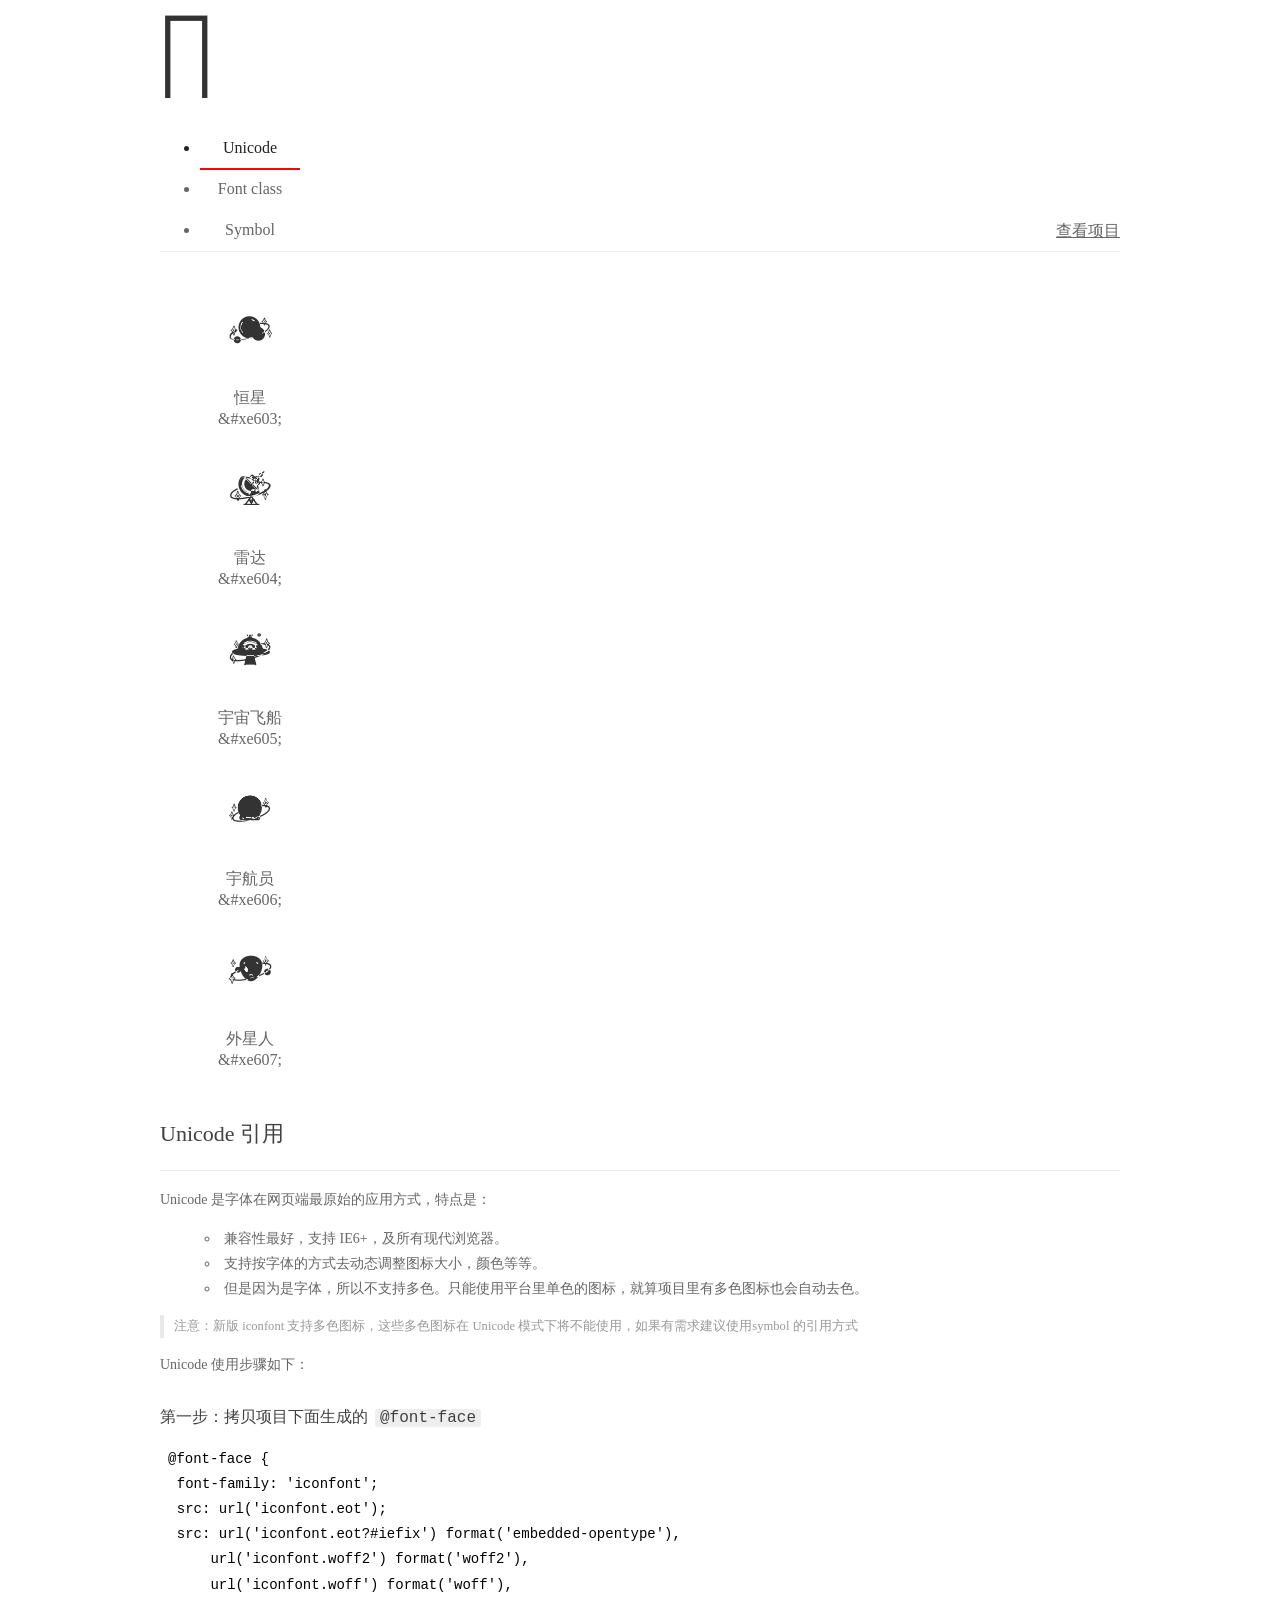
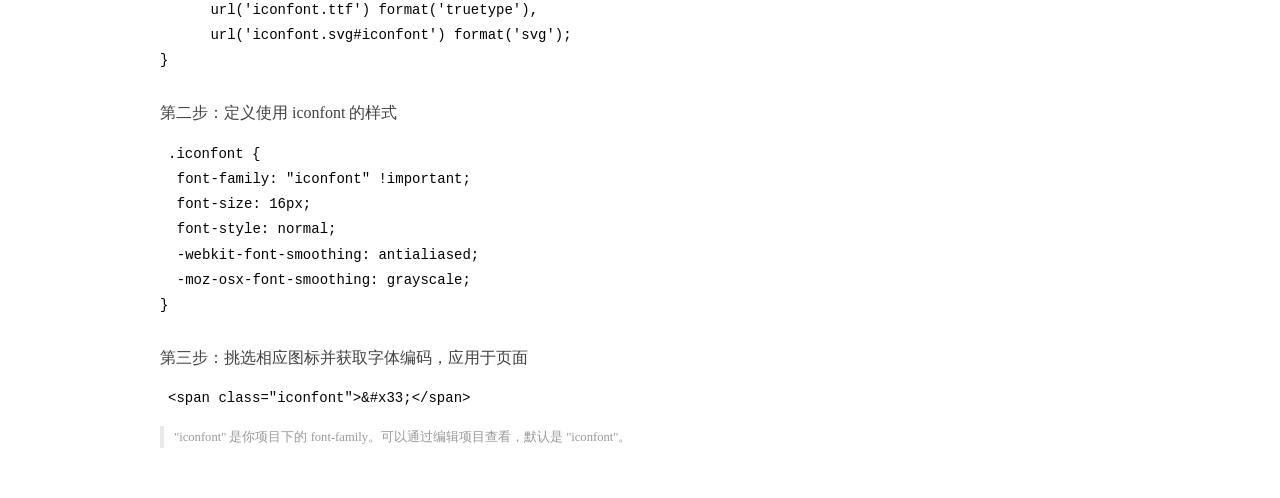
<file: iconfont/demo_index.html>
<!DOCTYPE html>
<html>
<head>
  <meta charset="utf-8"/>
  <title>IconFont Demo</title>
  <link rel="shortcut icon" href="https://img.alicdn.com/tps/i4/TB1_oz6GVXXXXaFXpXXJDFnIXXX-64-64.ico" type="image/x-icon"/>
  <link rel="stylesheet" href="https://g.alicdn.com/thx/cube/1.3.2/cube.min.css">
  <link rel="stylesheet" href="demo.css">
  <link rel="stylesheet" href="iconfont.css">
  <script src="iconfont.js"></script>
  <!-- jQuery -->
  <script src="https://a1.alicdn.com/oss/uploads/2018/12/26/7bfddb60-08e8-11e9-9b04-53e73bb6408b.js"></script>
  <!-- 代码高亮 -->
  <script src="https://a1.alicdn.com/oss/uploads/2018/12/26/a3f714d0-08e6-11e9-8a15-ebf944d7534c.js"></script>
</head>
<body>
  <div class="main">
    <h1 class="logo"><a href="https://www.iconfont.cn/" title="iconfont 首页" target="_blank">&#xe86b;</a></h1>
    <div class="nav-tabs">
      <ul id="tabs" class="dib-box">
        <li class="dib active"><span>Unicode</span></li>
        <li class="dib"><span>Font class</span></li>
        <li class="dib"><span>Symbol</span></li>
      </ul>
      
      <a href="https://www.iconfont.cn/manage/index?manage_type=myprojects&projectId=2124152" target="_blank" class="nav-more">查看项目</a>
      
    </div>
    <div class="tab-container">
      <div class="content unicode" style="display: block;">
          <ul class="icon_lists dib-box">
          
            <li class="dib">
              <span class="icon iconfont">&#xe603;</span>
                <div class="name">恒星</div>
                <div class="code-name">&amp;#xe603;</div>
              </li>
          
            <li class="dib">
              <span class="icon iconfont">&#xe604;</span>
                <div class="name">雷达</div>
                <div class="code-name">&amp;#xe604;</div>
              </li>
          
            <li class="dib">
              <span class="icon iconfont">&#xe605;</span>
                <div class="name">宇宙飞船</div>
                <div class="code-name">&amp;#xe605;</div>
              </li>
          
            <li class="dib">
              <span class="icon iconfont">&#xe606;</span>
                <div class="name">宇航员</div>
                <div class="code-name">&amp;#xe606;</div>
              </li>
          
            <li class="dib">
              <span class="icon iconfont">&#xe607;</span>
                <div class="name">外星人</div>
                <div class="code-name">&amp;#xe607;</div>
              </li>
          
          </ul>
          <div class="article markdown">
          <h2 id="unicode-">Unicode 引用</h2>
          <hr>

          <p>Unicode 是字体在网页端最原始的应用方式，特点是：</p>
          <ul>
            <li>兼容性最好，支持 IE6+，及所有现代浏览器。</li>
            <li>支持按字体的方式去动态调整图标大小，颜色等等。</li>
            <li>但是因为是字体，所以不支持多色。只能使用平台里单色的图标，就算项目里有多色图标也会自动去色。</li>
          </ul>
          <blockquote>
            <p>注意：新版 iconfont 支持多色图标，这些多色图标在 Unicode 模式下将不能使用，如果有需求建议使用symbol 的引用方式</p>
          </blockquote>
          <p>Unicode 使用步骤如下：</p>
          <h3 id="-font-face">第一步：拷贝项目下面生成的 <code>@font-face</code></h3>
<pre><code class="language-css"
>@font-face {
  font-family: 'iconfont';
  src: url('iconfont.eot');
  src: url('iconfont.eot?#iefix') format('embedded-opentype'),
      url('iconfont.woff2') format('woff2'),
      url('iconfont.woff') format('woff'),
      url('iconfont.ttf') format('truetype'),
      url('iconfont.svg#iconfont') format('svg');
}
</code></pre>
          <h3 id="-iconfont-">第二步：定义使用 iconfont 的样式</h3>
<pre><code class="language-css"
>.iconfont {
  font-family: "iconfont" !important;
  font-size: 16px;
  font-style: normal;
  -webkit-font-smoothing: antialiased;
  -moz-osx-font-smoothing: grayscale;
}
</code></pre>
          <h3 id="-">第三步：挑选相应图标并获取字体编码，应用于页面</h3>
<pre>
<code class="language-html"
>&lt;span class="iconfont"&gt;&amp;#x33;&lt;/span&gt;
</code></pre>
          <blockquote>
            <p>"iconfont" 是你项目下的 font-family。可以通过编辑项目查看，默认是 "iconfont"。</p>
          </blockquote>
          </div>
      </div>
      <div class="content font-class">
        <ul class="icon_lists dib-box">
          
          <li class="dib">
            <span class="icon iconfont icon-hengxing"></span>
            <div class="name">
              恒星
            </div>
            <div class="code-name">.icon-hengxing
            </div>
          </li>
          
          <li class="dib">
            <span class="icon iconfont icon-leida"></span>
            <div class="name">
              雷达
            </div>
            <div class="code-name">.icon-leida
            </div>
          </li>
          
          <li class="dib">
            <span class="icon iconfont icon-yuzhoufeichuan"></span>
            <div class="name">
              宇宙飞船
            </div>
            <div class="code-name">.icon-yuzhoufeichuan
            </div>
          </li>
          
          <li class="dib">
            <span class="icon iconfont icon-yuhangyuan"></span>
            <div class="name">
              宇航员
            </div>
            <div class="code-name">.icon-yuhangyuan
            </div>
          </li>
          
          <li class="dib">
            <span class="icon iconfont icon-waixingren"></span>
            <div class="name">
              外星人
            </div>
            <div class="code-name">.icon-waixingren
            </div>
          </li>
          
        </ul>
        <div class="article markdown">
        <h2 id="font-class-">font-class 引用</h2>
        <hr>

        <p>font-class 是 Unicode 使用方式的一种变种，主要是解决 Unicode 书写不直观，语意不明确的问题。</p>
        <p>与 Unicode 使用方式相比，具有如下特点：</p>
        <ul>
          <li>兼容性良好，支持 IE8+，及所有现代浏览器。</li>
          <li>相比于 Unicode 语意明确，书写更直观。可以很容易分辨这个 icon 是什么。</li>
          <li>因为使用 class 来定义图标，所以当要替换图标时，只需要修改 class 里面的 Unicode 引用。</li>
          <li>不过因为本质上还是使用的字体，所以多色图标还是不支持的。</li>
        </ul>
        <p>使用步骤如下：</p>
        <h3 id="-fontclass-">第一步：引入项目下面生成的 fontclass 代码：</h3>
<pre><code class="language-html">&lt;link rel="stylesheet" href="./iconfont.css"&gt;
</code></pre>
        <h3 id="-">第二步：挑选相应图标并获取类名，应用于页面：</h3>
<pre><code class="language-html">&lt;span class="iconfont icon-xxx"&gt;&lt;/span&gt;
</code></pre>
        <blockquote>
          <p>"
            iconfont" 是你项目下的 font-family。可以通过编辑项目查看，默认是 "iconfont"。</p>
        </blockquote>
      </div>
      </div>
      <div class="content symbol">
          <ul class="icon_lists dib-box">
          
            <li class="dib">
                <svg class="icon svg-icon" aria-hidden="true">
                  <use xlink:href="#icon-hengxing"></use>
                </svg>
                <div class="name">恒星</div>
                <div class="code-name">#icon-hengxing</div>
            </li>
          
            <li class="dib">
                <svg class="icon svg-icon" aria-hidden="true">
                  <use xlink:href="#icon-leida"></use>
                </svg>
                <div class="name">雷达</div>
                <div class="code-name">#icon-leida</div>
            </li>
          
            <li class="dib">
                <svg class="icon svg-icon" aria-hidden="true">
                  <use xlink:href="#icon-yuzhoufeichuan"></use>
                </svg>
                <div class="name">宇宙飞船</div>
                <div class="code-name">#icon-yuzhoufeichuan</div>
            </li>
          
            <li class="dib">
                <svg class="icon svg-icon" aria-hidden="true">
                  <use xlink:href="#icon-yuhangyuan"></use>
                </svg>
                <div class="name">宇航员</div>
                <div class="code-name">#icon-yuhangyuan</div>
            </li>
          
            <li class="dib">
                <svg class="icon svg-icon" aria-hidden="true">
                  <use xlink:href="#icon-waixingren"></use>
                </svg>
                <div class="name">外星人</div>
                <div class="code-name">#icon-waixingren</div>
            </li>
          
          </ul>
          <div class="article markdown">
          <h2 id="symbol-">Symbol 引用</h2>
          <hr>

          <p>这是一种全新的使用方式，应该说这才是未来的主流，也是平台目前推荐的用法。相关介绍可以参考这篇<a href="">文章</a>
            这种用法其实是做了一个 SVG 的集合，与另外两种相比具有如下特点：</p>
          <ul>
            <li>支持多色图标了，不再受单色限制。</li>
            <li>通过一些技巧，支持像字体那样，通过 <code>font-size</code>, <code>color</code> 来调整样式。</li>
            <li>兼容性较差，支持 IE9+，及现代浏览器。</li>
            <li>浏览器渲染 SVG 的性能一般，还不如 png。</li>
          </ul>
          <p>使用步骤如下：</p>
          <h3 id="-symbol-">第一步：引入项目下面生成的 symbol 代码：</h3>
<pre><code class="language-html">&lt;script src="./iconfont.js"&gt;&lt;/script&gt;
</code></pre>
          <h3 id="-css-">第二步：加入通用 CSS 代码（引入一次就行）：</h3>
<pre><code class="language-html">&lt;style&gt;
.icon {
  width: 1em;
  height: 1em;
  vertical-align: -0.15em;
  fill: currentColor;
  overflow: hidden;
}
&lt;/style&gt;
</code></pre>
          <h3 id="-">第三步：挑选相应图标并获取类名，应用于页面：</h3>
<pre><code class="language-html">&lt;svg class="icon" aria-hidden="true"&gt;
  &lt;use xlink:href="#icon-xxx"&gt;&lt;/use&gt;
&lt;/svg&gt;
</code></pre>
          </div>
      </div>

    </div>
  </div>
  <script>
  $(document).ready(function () {
      $('.tab-container .content:first').show()

      $('#tabs li').click(function (e) {
        var tabContent = $('.tab-container .content')
        var index = $(this).index()

        if ($(this).hasClass('active')) {
          return
        } else {
          $('#tabs li').removeClass('active')
          $(this).addClass('active')

          tabContent.hide().eq(index).fadeIn()
        }
      })
    })
  </script>
</body>
</html>
</file>
<file: iconfont/demo.css>
/* Logo 字体 */
@font-face {
  font-family: "iconfont logo";
  src: url('https://at.alicdn.com/t/font_985780_km7mi63cihi.eot?t=1545807318834');
  src: url('https://at.alicdn.com/t/font_985780_km7mi63cihi.eot?t=1545807318834#iefix') format('embedded-opentype'),
    url('https://at.alicdn.com/t/font_985780_km7mi63cihi.woff?t=1545807318834') format('woff'),
    url('https://at.alicdn.com/t/font_985780_km7mi63cihi.ttf?t=1545807318834') format('truetype'),
    url('https://at.alicdn.com/t/font_985780_km7mi63cihi.svg?t=1545807318834#iconfont') format('svg');
}

.logo {
  font-family: "iconfont logo";
  font-size: 160px;
  font-style: normal;
  -webkit-font-smoothing: antialiased;
  -moz-osx-font-smoothing: grayscale;
}

/* tabs */
.nav-tabs {
  position: relative;
}

.nav-tabs .nav-more {
  position: absolute;
  right: 0;
  bottom: 0;
  height: 42px;
  line-height: 42px;
  color: #666;
}

#tabs {
  border-bottom: 1px solid #eee;
}

#tabs li {
  cursor: pointer;
  width: 100px;
  height: 40px;
  line-height: 40px;
  text-align: center;
  font-size: 16px;
  border-bottom: 2px solid transparent;
  position: relative;
  z-index: 1;
  margin-bottom: -1px;
  color: #666;
}


#tabs .active {
  border-bottom-color: #f00;
  color: #222;
}

.tab-container .content {
  display: none;
}

/* 页面布局 */
.main {
  padding: 30px 100px;
  width: 960px;
  margin: 0 auto;
}

.main .logo {
  color: #333;
  text-align: left;
  margin-bottom: 30px;
  line-height: 1;
  height: 110px;
  margin-top: -50px;
  overflow: hidden;
  *zoom: 1;
}

.main .logo a {
  font-size: 160px;
  color: #333;
}

.helps {
  margin-top: 40px;
}

.helps pre {
  padding: 20px;
  margin: 10px 0;
  border: solid 1px #e7e1cd;
  background-color: #fffdef;
  overflow: auto;
}

.icon_lists {
  width: 100% !important;
  overflow: hidden;
  *zoom: 1;
}

.icon_lists li {
  width: 100px;
  margin-bottom: 10px;
  margin-right: 20px;
  text-align: center;
  list-style: none !important;
  cursor: default;
}

.icon_lists li .code-name {
  line-height: 1.2;
}

.icon_lists .icon {
  display: block;
  height: 100px;
  line-height: 100px;
  font-size: 42px;
  margin: 10px auto;
  color: #333;
  -webkit-transition: font-size 0.25s linear, width 0.25s linear;
  -moz-transition: font-size 0.25s linear, width 0.25s linear;
  transition: font-size 0.25s linear, width 0.25s linear;
}

.icon_lists .icon:hover {
  font-size: 100px;
}

.icon_lists .svg-icon {
  /* 通过设置 font-size 来改变图标大小 */
  width: 1em;
  /* 图标和文字相邻时，垂直对齐 */
  vertical-align: -0.15em;
  /* 通过设置 color 来改变 SVG 的颜色/fill */
  fill: currentColor;
  /* path 和 stroke 溢出 viewBox 部分在 IE 下会显示
      normalize.css 中也包含这行 */
  overflow: hidden;
}

.icon_lists li .name,
.icon_lists li .code-name {
  color: #666;
}

/* markdown 样式 */
.markdown {
  color: #666;
  font-size: 14px;
  line-height: 1.8;
}

.highlight {
  line-height: 1.5;
}

.markdown img {
  vertical-align: middle;
  max-width: 100%;
}

.markdown h1 {
  color: #404040;
  font-weight: 500;
  line-height: 40px;
  margin-bottom: 24px;
}

.markdown h2,
.markdown h3,
.markdown h4,
.markdown h5,
.markdown h6 {
  color: #404040;
  margin: 1.6em 0 0.6em 0;
  font-weight: 500;
  clear: both;
}

.markdown h1 {
  font-size: 28px;
}

.markdown h2 {
  font-size: 22px;
}

.markdown h3 {
  font-size: 16px;
}

.markdown h4 {
  font-size: 14px;
}

.markdown h5 {
  font-size: 12px;
}

.markdown h6 {
  font-size: 12px;
}

.markdown hr {
  height: 1px;
  border: 0;
  background: #e9e9e9;
  margin: 16px 0;
  clear: both;
}

.markdown p {
  margin: 1em 0;
}

.markdown>p,
.markdown>blockquote,
.markdown>.highlight,
.markdown>ol,
.markdown>ul {
  width: 80%;
}

.markdown ul>li {
  list-style: circle;
}

.markdown>ul li,
.markdown blockquote ul>li {
  margin-left: 20px;
  padding-left: 4px;
}

.markdown>ul li p,
.markdown>ol li p {
  margin: 0.6em 0;
}

.markdown ol>li {
  list-style: decimal;
}

.markdown>ol li,
.markdown blockquote ol>li {
  margin-left: 20px;
  padding-left: 4px;
}

.markdown code {
  margin: 0 3px;
  padding: 0 5px;
  background: #eee;
  border-radius: 3px;
}

.markdown strong,
.markdown b {
  font-weight: 600;
}

.markdown>table {
  border-collapse: collapse;
  border-spacing: 0px;
  empty-cells: show;
  border: 1px solid #e9e9e9;
  width: 95%;
  margin-bottom: 24px;
}

.markdown>table th {
  white-space: nowrap;
  color: #333;
  font-weight: 600;
}

.markdown>table th,
.markdown>table td {
  border: 1px solid #e9e9e9;
  padding: 8px 16px;
  text-align: left;
}

.markdown>table th {
  background: #F7F7F7;
}

.markdown blockquote {
  font-size: 90%;
  color: #999;
  border-left: 4px solid #e9e9e9;
  padding-left: 0.8em;
  margin: 1em 0;
}

.markdown blockquote p {
  margin: 0;
}

.markdown .anchor {
  opacity: 0;
  transition: opacity 0.3s ease;
  margin-left: 8px;
}

.markdown .waiting {
  color: #ccc;
}

.markdown h1:hover .anchor,
.markdown h2:hover .anchor,
.markdown h3:hover .anchor,
.markdown h4:hover .anchor,
.markdown h5:hover .anchor,
.markdown h6:hover .anchor {
  opacity: 1;
  display: inline-block;
}

.markdown>br,
.markdown>p>br {
  clear: both;
}


.hljs {
  display: block;
  background: white;
  padding: 0.5em;
  color: #333333;
  overflow-x: auto;
}

.hljs-comment,
.hljs-meta {
  color: #969896;
}

.hljs-string,
.hljs-variable,
.hljs-template-variable,
.hljs-strong,
.hljs-emphasis,
.hljs-quote {
  color: #df5000;
}

.hljs-keyword,
.hljs-selector-tag,
.hljs-type {
  color: #a71d5d;
}

.hljs-literal,
.hljs-symbol,
.hljs-bullet,
.hljs-attribute {
  color: #0086b3;
}

.hljs-section,
.hljs-name {
  color: #63a35c;
}

.hljs-tag {
  color: #333333;
}

.hljs-title,
.hljs-attr,
.hljs-selector-id,
.hljs-selector-class,
.hljs-selector-attr,
.hljs-selector-pseudo {
  color: #795da3;
}

.hljs-addition {
  color: #55a532;
  background-color: #eaffea;
}

.hljs-deletion {
  color: #bd2c00;
  background-color: #ffecec;
}

.hljs-link {
  text-decoration: underline;
}

/* 代码高亮 */
/* PrismJS 1.15.0
https://prismjs.com/download.html#themes=prism&languages=markup+css+clike+javascript */
/**
 * prism.js default theme for JavaScript, CSS and HTML
 * Based on dabblet (http://dabblet.com)
 * @author Lea Verou
 */
code[class*="language-"],
pre[class*="language-"] {
  color: black;
  background: none;
  text-shadow: 0 1px white;
  font-family: Consolas, Monaco, 'Andale Mono', 'Ubuntu Mono', monospace;
  text-align: left;
  white-space: pre;
  word-spacing: normal;
  word-break: normal;
  word-wrap: normal;
  line-height: 1.5;

  -moz-tab-size: 4;
  -o-tab-size: 4;
  tab-size: 4;

  -webkit-hyphens: none;
  -moz-hyphens: none;
  -ms-hyphens: none;
  hyphens: none;
}

pre[class*="language-"]::-moz-selection,
pre[class*="language-"] ::-moz-selection,
code[class*="language-"]::-moz-selection,
code[class*="language-"] ::-moz-selection {
  text-shadow: none;
  background: #b3d4fc;
}

pre[class*="language-"]::selection,
pre[class*="language-"] ::selection,
code[class*="language-"]::selection,
code[class*="language-"] ::selection {
  text-shadow: none;
  background: #b3d4fc;
}

@media print {

  code[class*="language-"],
  pre[class*="language-"] {
    text-shadow: none;
  }
}

/* Code blocks */
pre[class*="language-"] {
  padding: 1em;
  margin: .5em 0;
  overflow: auto;
}

:not(pre)>code[class*="language-"],
pre[class*="language-"] {
  background: #f5f2f0;
}

/* Inline code */
:not(pre)>code[class*="language-"] {
  padding: .1em;
  border-radius: .3em;
  white-space: normal;
}

.token.comment,
.token.prolog,
.token.doctype,
.token.cdata {
  color: slategray;
}

.token.punctuation {
  color: #999;
}

.namespace {
  opacity: .7;
}

.token.property,
.token.tag,
.token.boolean,
.token.number,
.token.constant,
.token.symbol,
.token.deleted {
  color: #905;
}

.token.selector,
.token.attr-name,
.token.string,
.token.char,
.token.builtin,
.token.inserted {
  color: #690;
}

.token.operator,
.token.entity,
.token.url,
.language-css .token.string,
.style .token.string {
  color: #9a6e3a;
  background: hsla(0, 0%, 100%, .5);
}

.token.atrule,
.token.attr-value,
.token.keyword {
  color: #07a;
}

.token.function,
.token.class-name {
  color: #DD4A68;
}

.token.regex,
.token.important,
.token.variable {
  color: #e90;
}

.token.important,
.token.bold {
  font-weight: bold;
}

.token.italic {
  font-style: italic;
}

.token.entity {
  cursor: help;
}
</file>
<file: iconfont/iconfont.css>
@font-face {font-family: "iconfont";
  src: url('iconfont.eot?t=1602491964626'); /* IE9 */
  src: url('iconfont.eot?t=1602491964626#iefix') format('embedded-opentype'), /* IE6-IE8 */
  url('[data-uri]') format('woff2'),
  url('iconfont.woff?t=1602491964626') format('woff'),
  url('iconfont.ttf?t=1602491964626') format('truetype'), /* chrome, firefox, opera, Safari, Android, iOS 4.2+ */
  url('iconfont.svg?t=1602491964626#iconfont') format('svg'); /* iOS 4.1- */
}

.iconfont {
  font-family: "iconfont" !important;
  font-size: 16px;
  font-style: normal;
  -webkit-font-smoothing: antialiased;
  -moz-osx-font-smoothing: grayscale;
}

.icon-hengxing:before {
  content: "\e603";
}

.icon-leida:before {
  content: "\e604";
}

.icon-yuzhoufeichuan:before {
  content: "\e605";
}

.icon-yuhangyuan:before {
  content: "\e606";
}

.icon-waixingren:before {
  content: "\e607";
}
</file>
